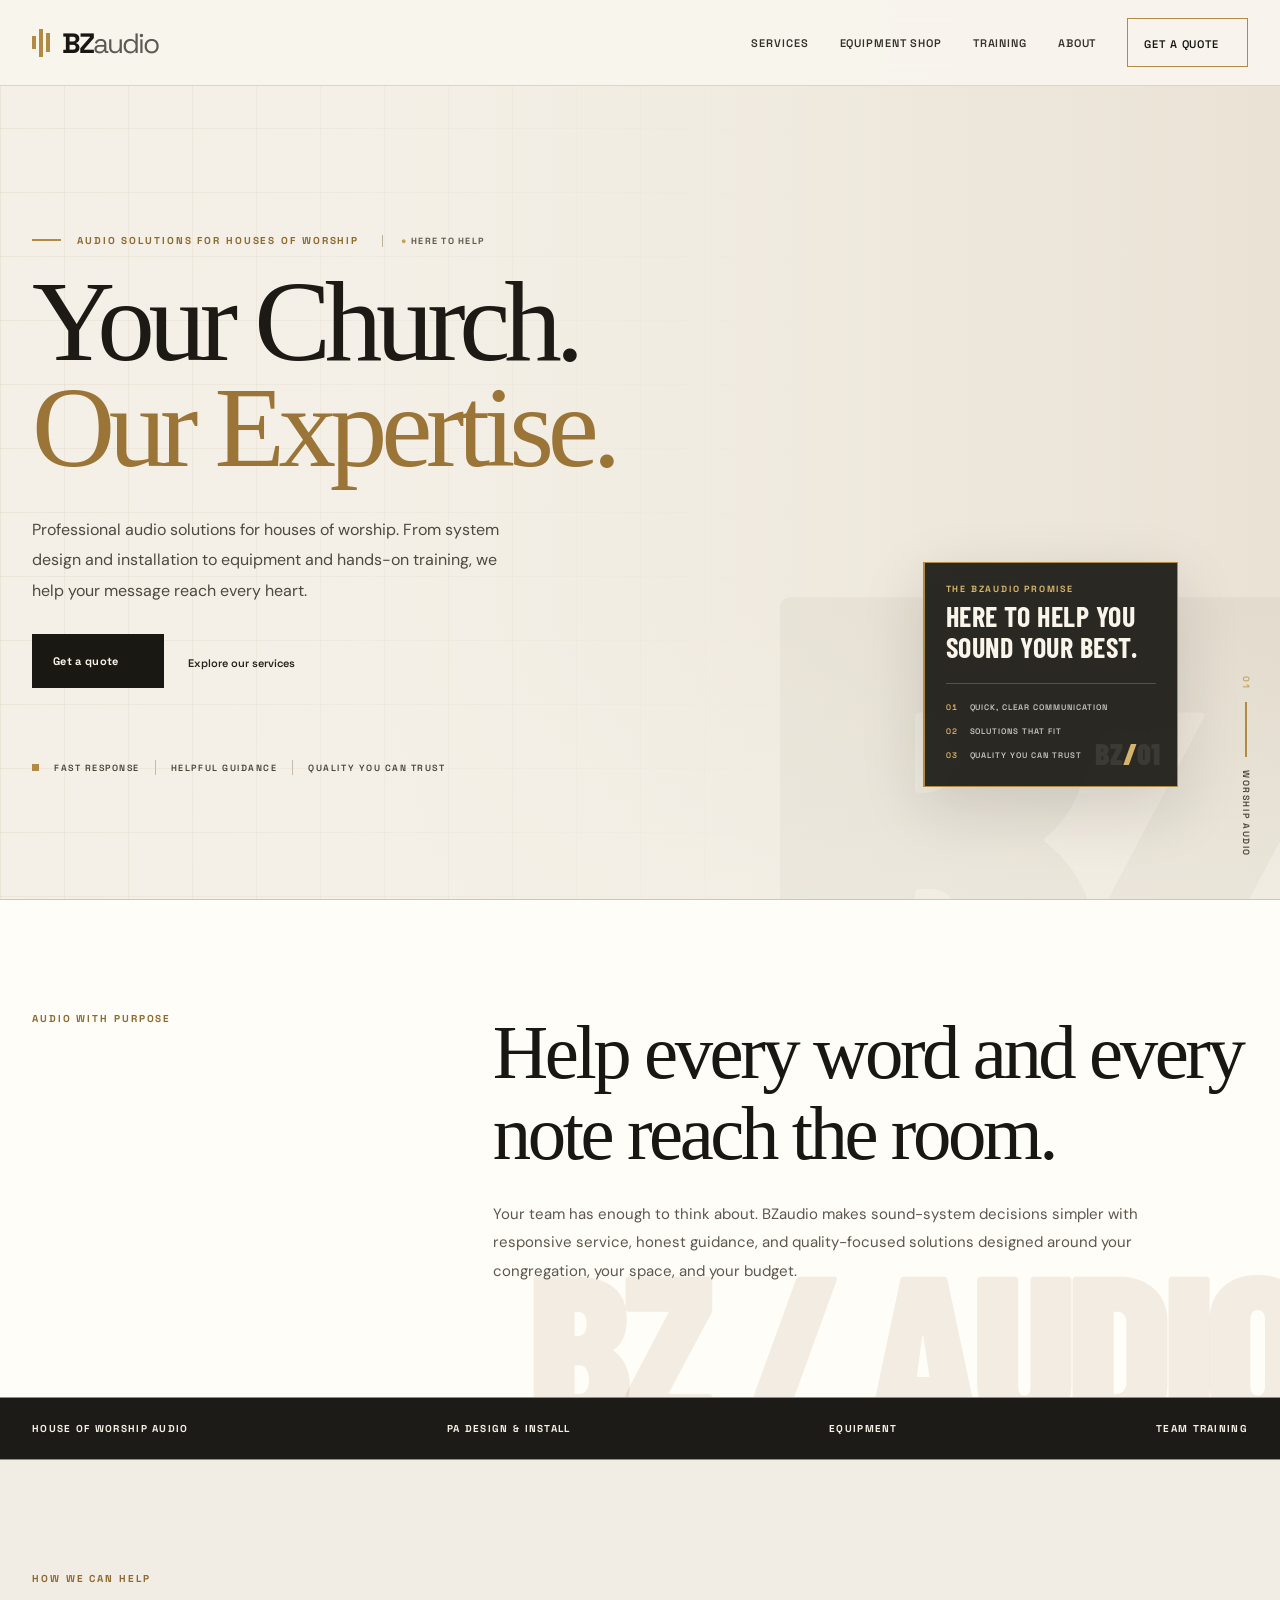
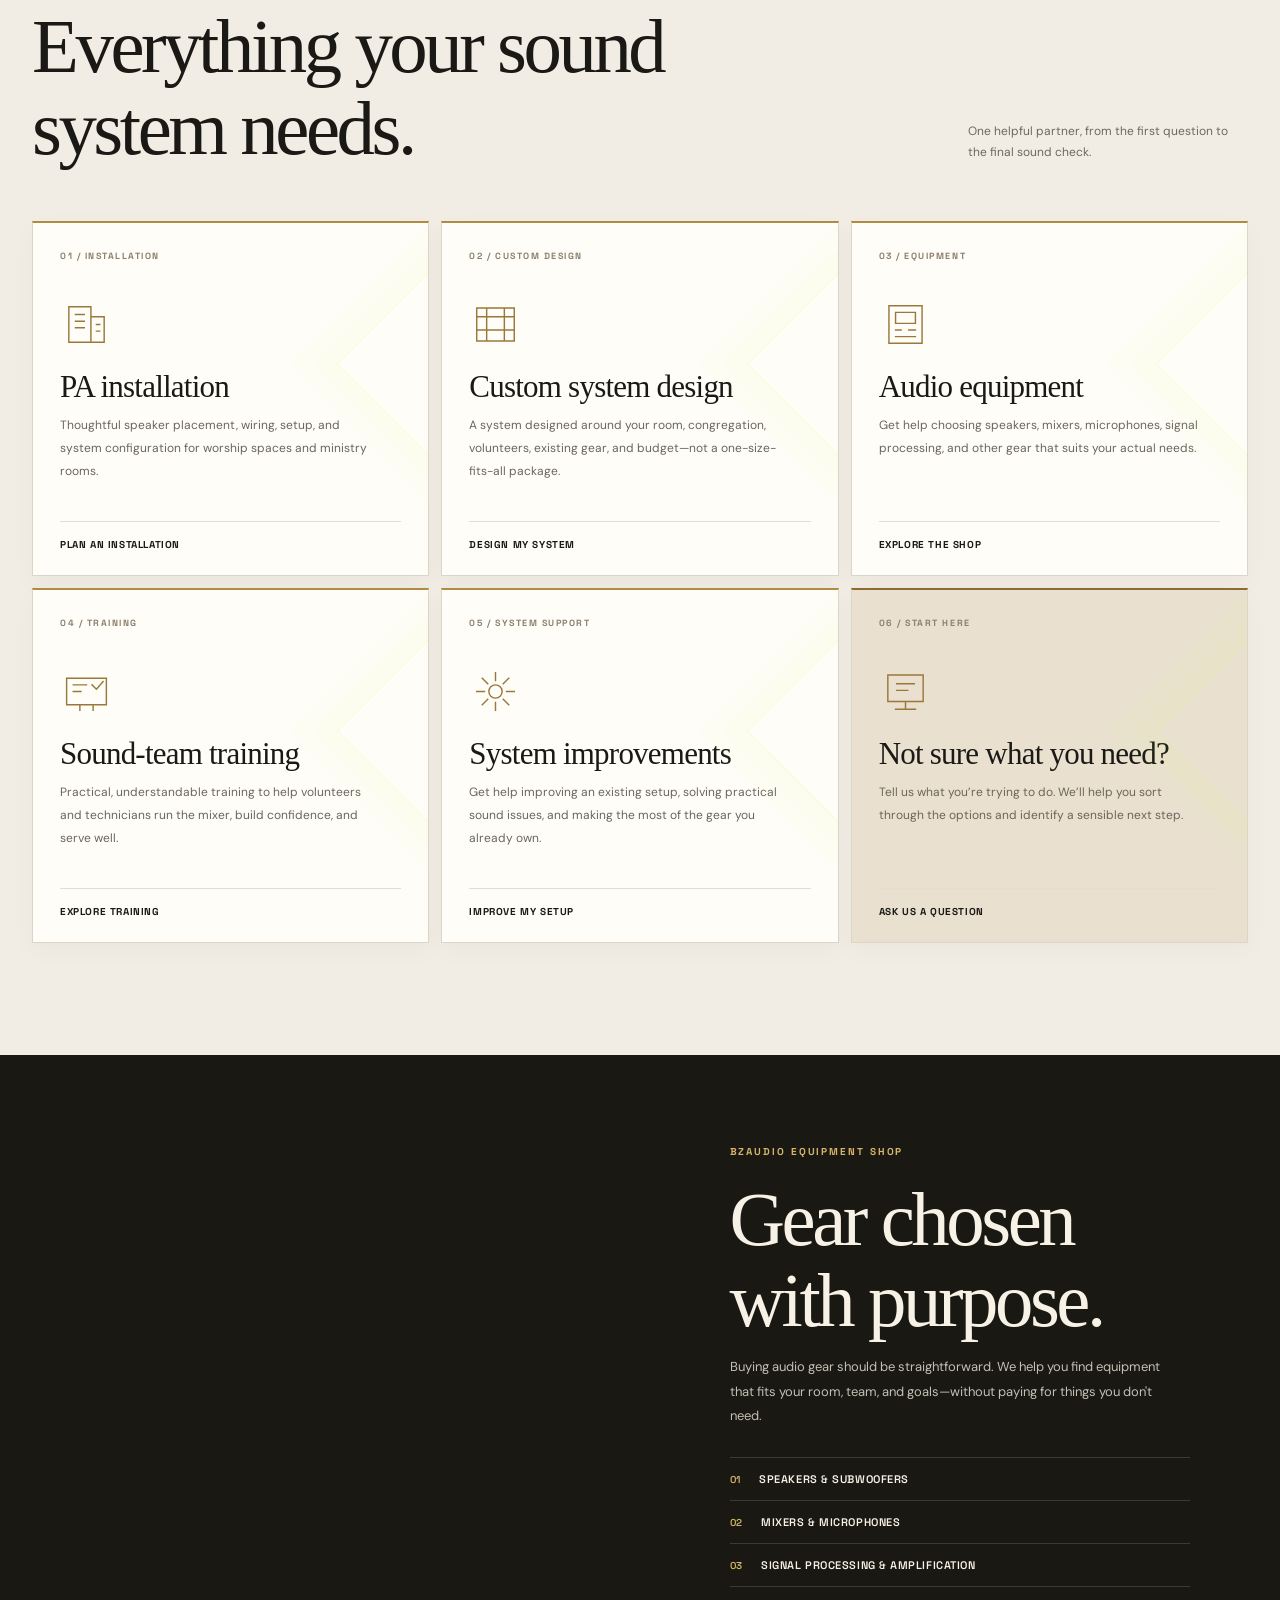
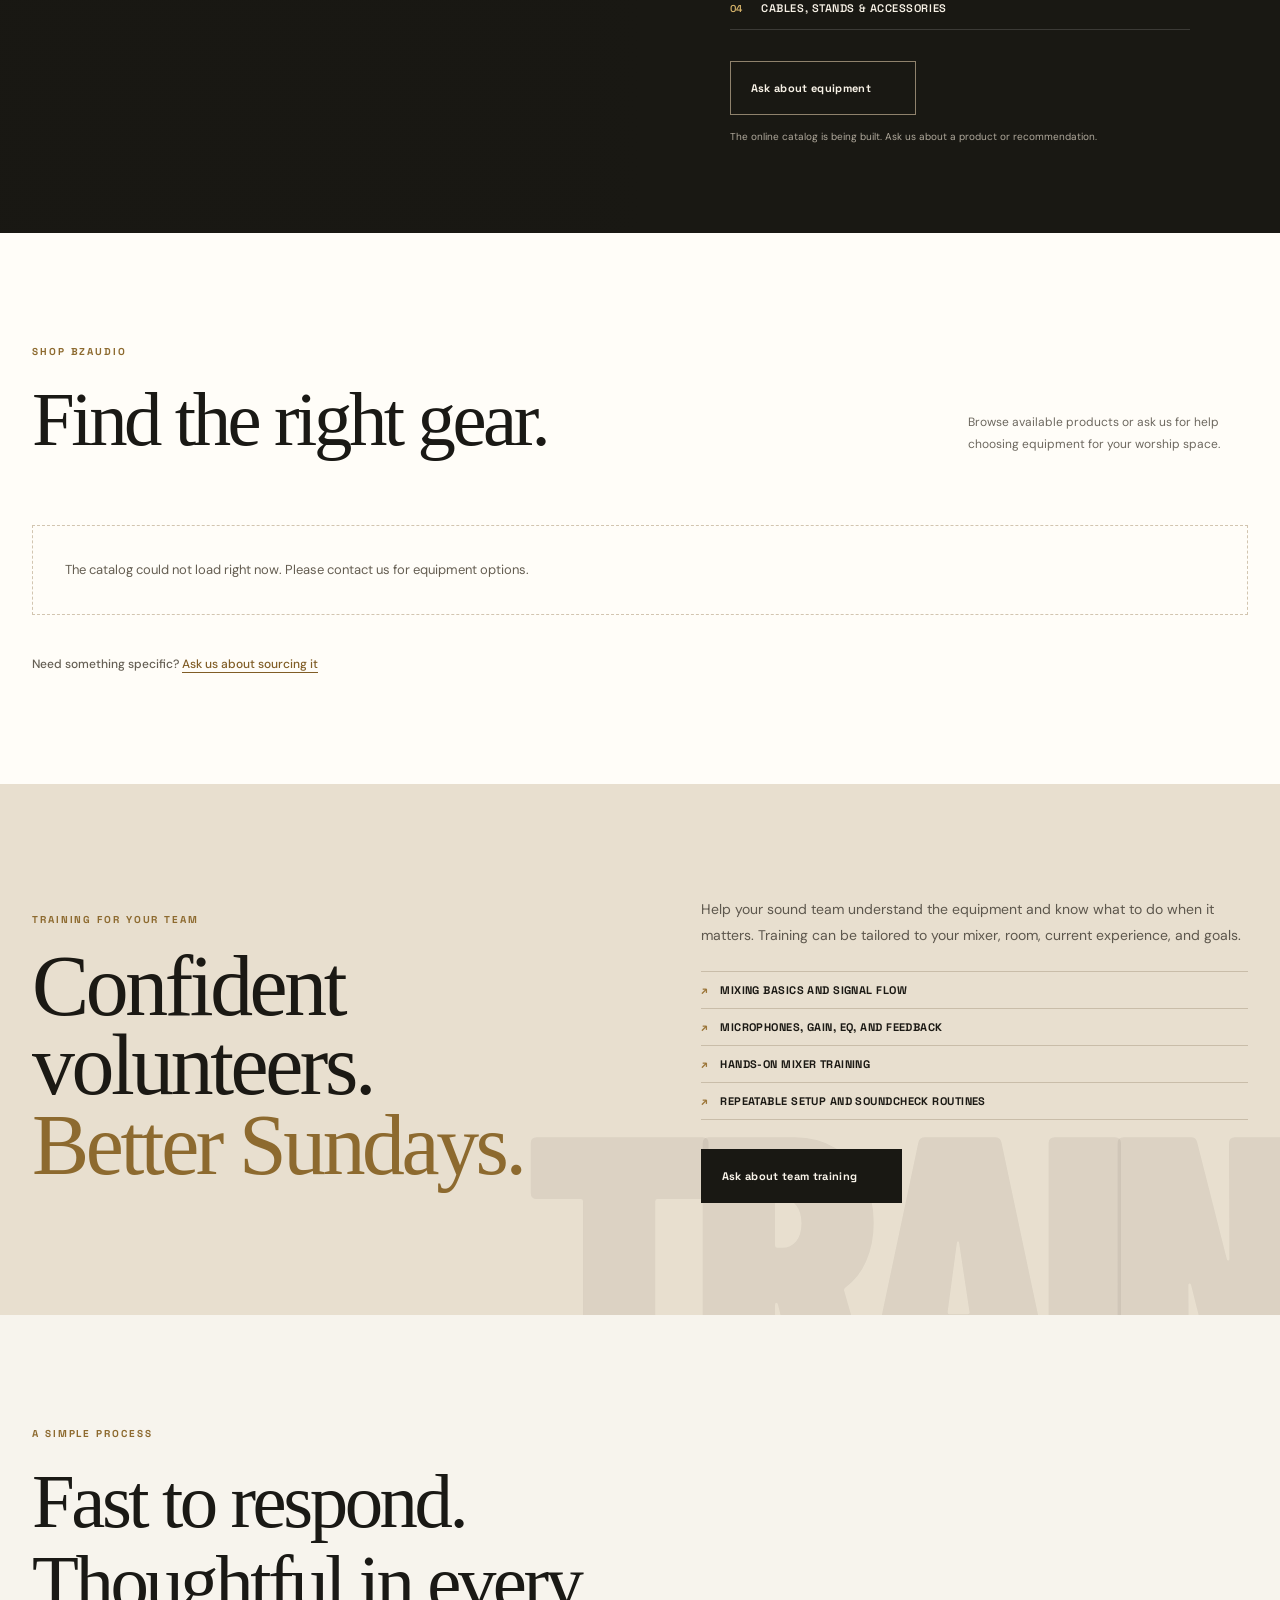
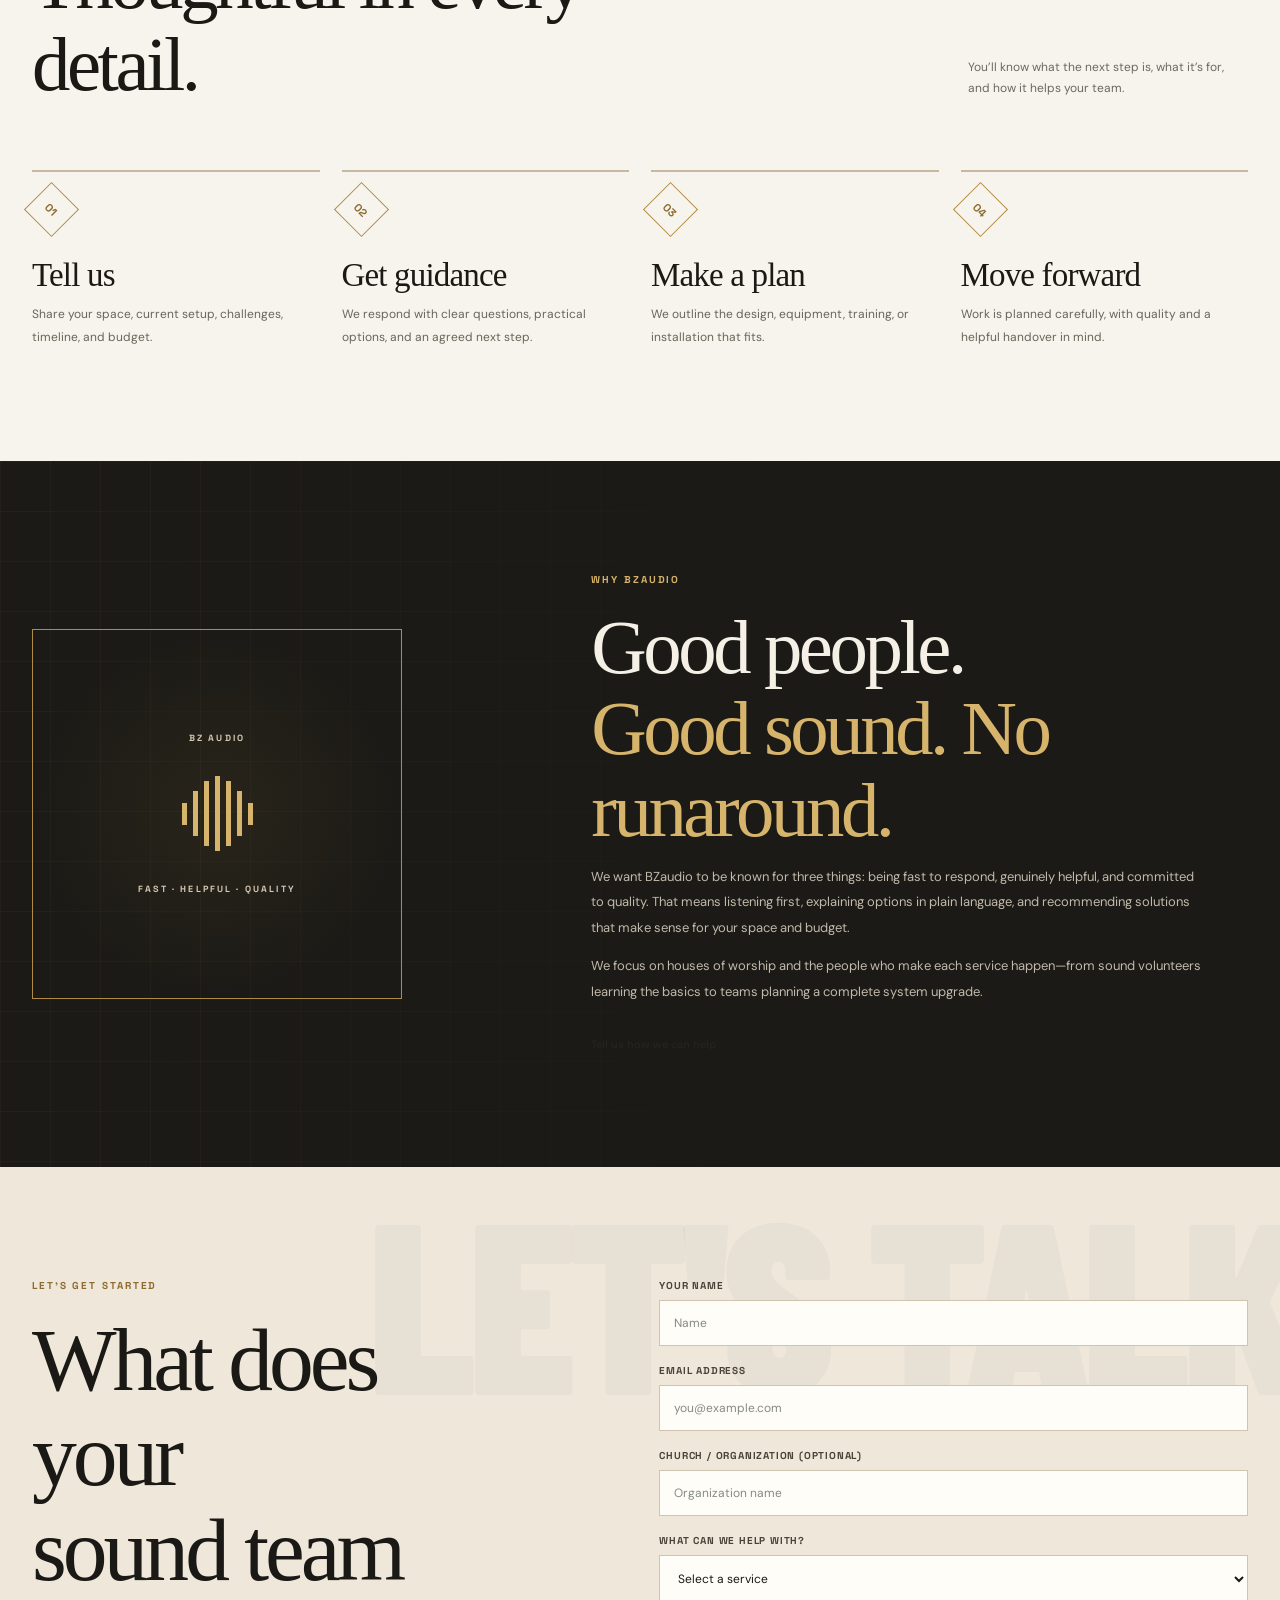
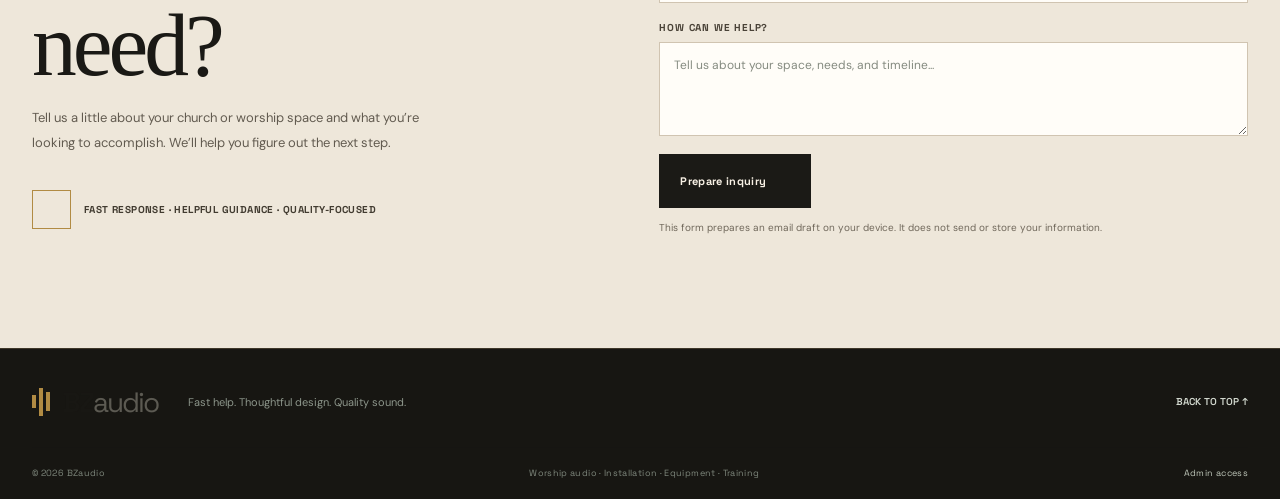
<file: index.html>
<!doctype html>
<html lang="en">
<head>
  <meta charset="utf-8">
  <meta name="viewport" content="width=device-width, initial-scale=1">
  <meta name="theme-color" content="#f4f0e7">
  <meta name="description" content="Fast, helpful, quality-focused audio systems for houses of worship. BZaudio provides PA design, installation, equipment, custom system designs, and sound-team training.">
  <meta property="og:title" content="BZaudio | Sound That Serves Your Mission">
  <meta property="og:description" content="PA systems, installation, equipment, custom designs, and audio training for houses of worship.">
  <meta property="og:type" content="website">
  <link rel="icon" href="favicon.svg" type="image/svg+xml">
  <title>BZaudio | Sound That Serves Your Mission</title>
  <link rel="preconnect" href="https://fonts.googleapis.com">
  <link rel="preconnect" href="https://fonts.gstatic.com" crossorigin>
  <link href="https://fonts.googleapis.com/css2?family=Barlow+Condensed:wght@500;600;700;800;900&family=DM+Sans:wght@400;500;600;700&family=Space+Grotesk:wght@400;500;600;700&display=swap" rel="stylesheet">
  <link rel="stylesheet" href="styles.css?v=20261015e">
  <script src="app.js" defer></script>
</head>
<body>
  <a class="skip-link" href="#main">Skip to content</a>
  <header class="site-header">
    <div class="container nav-wrap">
      <a class="brand" href="#top" aria-label="BZaudio home"><span class="brand-mark" aria-hidden="true"><span></span><span></span><span></span></span><span class="brand-word">BZ<span>audio</span></span></a>
      <button class="menu-toggle" aria-label="Open navigation" aria-expanded="false" aria-controls="primary-nav"><span></span><span></span></button>
      <nav class="nav-links" id="primary-nav" aria-label="Main navigation">
        <a href="#services">Services</a><a href="#catalog">Equipment shop</a><a href="#training">Training</a><a href="#about">About</a><a class="nav-cta" href="#contact">Get a quote <span aria-hidden="true"></span></a>
      </nav>
    </div>
  </header>
  <main id="main">
    <section class="hero" id="top">
      <div class="hero-image" role="img" aria-label="Professional audio equipment in a live sound environment"></div><div class="hero-shade"></div>
      <div class="container hero-content">
        <p class="eyebrow"><span class="eyebrow-line"></span> AUDIO SOLUTIONS FOR HOUSES OF WORSHIP <span class="hero-live">● HERE TO HELP</span></p>
        <h1>Your Church.<br><span>Our Expertise.</span></h1>
        <p class="hero-copy">Professional audio solutions for houses of worship. From system design and installation to equipment and hands-on training, we help your message reach every heart.</p>
        <div class="hero-actions"><a class="button button-primary" href="#contact">Get a quote <span aria-hidden="true"></span></a><a class="text-link" href="#services">Explore our services <span aria-hidden="true"></span></a></div>
        <div class="hero-proof"><span class="proof-dot"></span><span>Fast response</span><i></i><span>Helpful guidance</span><i></i><span>Quality you can trust</span></div>
      </div>
      <aside class="hero-spec" aria-label="Our promise"><span class="spec-kicker">THE BZAUDIO PROMISE</span><strong>Here to help you sound your best.</strong><span class="spec-line"></span><div><span>01</span> QUICK, CLEAR COMMUNICATION</div><div><span>02</span> SOLUTIONS THAT FIT</div><div><span>03</span> QUALITY YOU CAN TRUST</div><span class="spec-mark" aria-hidden="true">BZ<span>/</span>01</span></aside>
      <div class="hero-index" aria-hidden="true"><span>01</span><span class="index-rule"></span><span>WORSHIP AUDIO</span></div>
    </section>
    <section class="intro section-pad"><div class="container intro-grid"><p class="eyebrow section-label">Audio with purpose</p><div><h2>Help every word and every note reach the room.</h2><p class="intro-copy">Your team has enough to think about. BZaudio makes sound-system decisions simpler with responsive service, honest guidance, and quality-focused solutions designed around your congregation, your space, and your budget.</p></div></div></section>
    <div class="signal-strip" aria-label="BZaudio offerings"><div class="container signal-track"><span>HOUSE OF WORSHIP AUDIO</span><i></i><span>PA DESIGN &amp; INSTALL</span><i></i><span>EQUIPMENT</span><i></i><span>TEAM TRAINING</span></div></div>
    <section class="services section-pad" id="services"><div class="container">
      <div class="section-heading"><div><p class="eyebrow">How we can help</p><h2>Everything your sound system needs.</h2></div><p class="heading-note">One helpful partner, from the first question to the final sound check.</p></div>
      <div class="service-grid">
        <article class="service-card"><div class="service-number">01 / INSTALLATION</div><div class="service-icon"><svg viewBox="0 0 48 48" aria-hidden="true"><path d="M8 40V8h20v32H8ZM28 17h12v23H28 M14 15h8 M14 21h8 M14 27h8 M33 24h3 M33 30h3"/></svg></div><h3>PA installation</h3><p>Thoughtful speaker placement, wiring, setup, and system configuration for worship spaces and ministry rooms.</p><a href="#contact" class="card-link">Plan an installation <span></span></a></article>
        <article class="service-card"><div class="service-number">02 / CUSTOM DESIGN</div><div class="service-icon"><svg viewBox="0 0 48 48" aria-hidden="true"><path d="M7 39V9h34v30H7Z M7 17h34 M16 9v30 M32 9v30 M7 29h34"/></svg></div><h3>Custom system design</h3><p>A system designed around your room, congregation, volunteers, existing gear, and budget—not a one-size-fits-all package.</p><a href="#contact" class="card-link">Design my system <span></span></a></article>
        <article class="service-card"><div class="service-number">03 / EQUIPMENT</div><div class="service-icon"><svg viewBox="0 0 48 48" aria-hidden="true"><path d="M9 7h30v34H9z M15 13h18v10H15z M15 29h5 M27 29h6 M15 35h18"/></svg></div><h3>Audio equipment</h3><p>Get help choosing speakers, mixers, microphones, signal processing, and other gear that suits your actual needs.</p><a href="#catalog" class="card-link">Explore the shop <span></span></a></article>
        <article class="service-card"><div class="service-number">04 / TRAINING</div><div class="service-icon"><svg viewBox="0 0 48 48" aria-hidden="true"><path d="M6 12h36v24H6z M12 18h12 M12 24h7 M29 18l4 4 6-7 M18 36v5 M30 36v5"/></svg></div><h3>Sound-team training</h3><p>Practical, understandable training to help volunteers and technicians run the mixer, build confidence, and serve well.</p><a href="#training" class="card-link">Explore training <span></span></a></article>
        <article class="service-card"><div class="service-number">05 / SYSTEM SUPPORT</div><div class="service-icon"><svg viewBox="0 0 48 48" aria-hidden="true"><path d="M24 7v7 M24 34v7 M7 24h7 M34 24h7 M12 12l5 5 M31 31l5 5 M36 12l-5 5 M17 31l-5 5 M18 24a6 6 0 1 0 12 0 6 6 0 0 0-12 0Z"/></svg></div><h3>System improvements</h3><p>Get help improving an existing setup, solving practical sound issues, and making the most of the gear you already own.</p><a href="#contact" class="card-link">Improve my setup <span></span></a></article>
        <article class="service-card service-card-highlight"><div class="service-number">06 / START HERE</div><div class="service-icon"><svg viewBox="0 0 48 48" aria-hidden="true"><path d="M8 9h32v24H8z M15 40h18 M24 33v7 M16 17h16 M16 23h10"/></svg></div><h3>Not sure what you need?</h3><p>Tell us what you’re trying to do. We’ll help you sort through the options and identify a sensible next step.</p><a href="#contact" class="card-link">Ask us a question <span></span></a></article>
      </div>
    </div></section>
    <section class="feature" id="shop"><div class="feature-photo" role="img" aria-label="Live sound equipment used for events and worship"></div><div class="feature-content"><p class="eyebrow">BZaudio equipment shop</p><h2>Gear chosen<br>with purpose.</h2><p>Buying audio gear should be straightforward. We help you find equipment that fits your room, team, and goals—without paying for things you don't need.</p><ul class="feature-list"><li><span>01</span> Speakers &amp; subwoofers</li><li><span>02</span> Mixers &amp; microphones</li><li><span>03</span> Signal processing &amp; amplification</li><li><span>04</span> Cables, stands &amp; accessories</li></ul><a class="button button-outline" href="#contact">Ask about equipment <span aria-hidden="true"></span></a><p class="small-note">The online catalog is being built. Ask us about a product or recommendation.</p></div></section>
    <section class="catalog-section section-pad" id="catalog"><div class="container"><div class="section-heading"><div><p class="eyebrow">Shop BZaudio</p><h2>Find the right gear.</h2></div><p class="heading-note">Browse available products or ask us for help choosing equipment for your worship space.</p></div><div class="catalog-grid" id="product-grid" aria-live="polite"><p class="catalog-empty">Our product catalog is being prepared. Contact us for current equipment options and recommendations.</p></div><p class="catalog-footnote">Need something specific? <a href="#contact">Ask us about sourcing it </a></p></div></section>
    <section class="training-band section-pad" id="training"><div class="container training-grid"><div><p class="eyebrow">Training for your team</p><h2>Confident volunteers.<br><span>Better Sundays.</span></h2></div><div><p>Help your sound team understand the equipment and know what to do when it matters. Training can be tailored to your mixer, room, current experience, and goals.</p><ul class="training-points"><li>Mixing basics and signal flow</li><li>Microphones, gain, EQ, and feedback</li><li>Hands-on mixer training</li><li>Repeatable setup and soundcheck routines</li></ul><a class="button button-primary" href="#contact">Ask about team training <span aria-hidden="true"></span></a></div></div></section>
    <section class="approach section-pad" id="process"><div class="container"><div class="section-heading"><div><p class="eyebrow">A simple process</p><h2>Fast to respond. Thoughtful in every detail.</h2></div><p class="heading-note">You’ll know what the next step is, what it’s for, and how it helps your team.</p></div><div class="process-grid"><article><span>01</span><h3>Tell us</h3><p>Share your space, current setup, challenges, timeline, and budget.</p></article><article><span>02</span><h3>Get guidance</h3><p>We respond with clear questions, practical options, and an agreed next step.</p></article><article><span>03</span><h3>Make a plan</h3><p>We outline the design, equipment, training, or installation that fits.</p></article><article><span>04</span><h3>Move forward</h3><p>Work is planned carefully, with quality and a helpful handover in mind.</p></article></div></div></section>
    <section class="about section-pad" id="about"><div class="container about-grid"><div class="about-stamp"><span class="stamp-top">BZ AUDIO</span><div class="stamp-wave"><span></span><span></span><span></span><span></span><span></span><span></span><span></span></div><span class="stamp-bottom">FAST · HELPFUL · QUALITY</span></div><div class="about-copy"><p class="eyebrow">Why BZaudio</p><h2>Good people.<br><span>Good sound. No runaround.</span></h2><p>We want BZaudio to be known for three things: being fast to respond, genuinely helpful, and committed to quality. That means listening first, explaining options in plain language, and recommending solutions that make sense for your space and budget.</p><p>We focus on houses of worship and the people who make each service happen—from sound volunteers learning the basics to teams planning a complete system upgrade.</p><a class="text-link" href="#contact">Tell us how we can help <span aria-hidden="true"></span></a></div></div></section>
    <section class="contact section-pad" id="contact"><div class="container contact-grid"><div class="contact-heading"><p class="eyebrow">Let's get started</p><h2>What does your<br>sound team need?</h2><p>Tell us a little about your church or worship space and what you’re looking to accomplish. We’ll help you figure out the next step.</p><div class="contact-note"><span class="contact-note-icon"></span><span>Fast response · Helpful guidance · Quality-focused</span></div></div><form class="contact-form" id="contact-form"><div class="form-row"><label for="name">Your name</label><input id="name" name="name" autocomplete="name" required placeholder="Name"></div><div class="form-row"><label for="email">Email address</label><input id="email" name="email" type="email" autocomplete="email" required placeholder="you@example.com"></div><div class="form-row"><label for="organization">Church / organization (optional)</label><input id="organization" name="organization" autocomplete="organization" placeholder="Organization name"></div><div class="form-row"><label for="interest">What can we help with?</label><select id="interest" name="interest" required><option value="" disabled selected>Select a service</option><option>PA installation</option><option>Custom system design</option><option>Audio equipment</option><option>Sound-team training</option><option>System improvements / troubleshooting</option><option>Other question</option></select></div><div class="form-row"><label for="message">How can we help?</label><textarea id="message" name="message" rows="4" required placeholder="Tell us about your space, needs, and timeline..."></textarea></div><button class="button button-primary submit-button" type="submit">Prepare inquiry <span aria-hidden="true"></span></button><p class="form-status" id="form-status" role="status">This form prepares an email draft on your device. It does not send or store your information.</p></form></div></section>
  </main>
  <footer class="site-footer"><div class="container footer-main"><a class="brand footer-brand" href="#top"><span class="brand-mark" aria-hidden="true"><span></span><span></span><span></span></span><span class="brand-word">BZ<span>audio</span></span></a><p>Fast help. Thoughtful design. Quality sound.</p><a href="#top" class="back-top">Back to top ↑</a></div><div class="container footer-bottom"><span>© <span id="year"></span> BZaudio</span><span>Worship audio · Installation · Equipment · Training</span><a href="admin/">Admin access </a></div></footer>
</body>
</html>
</file>
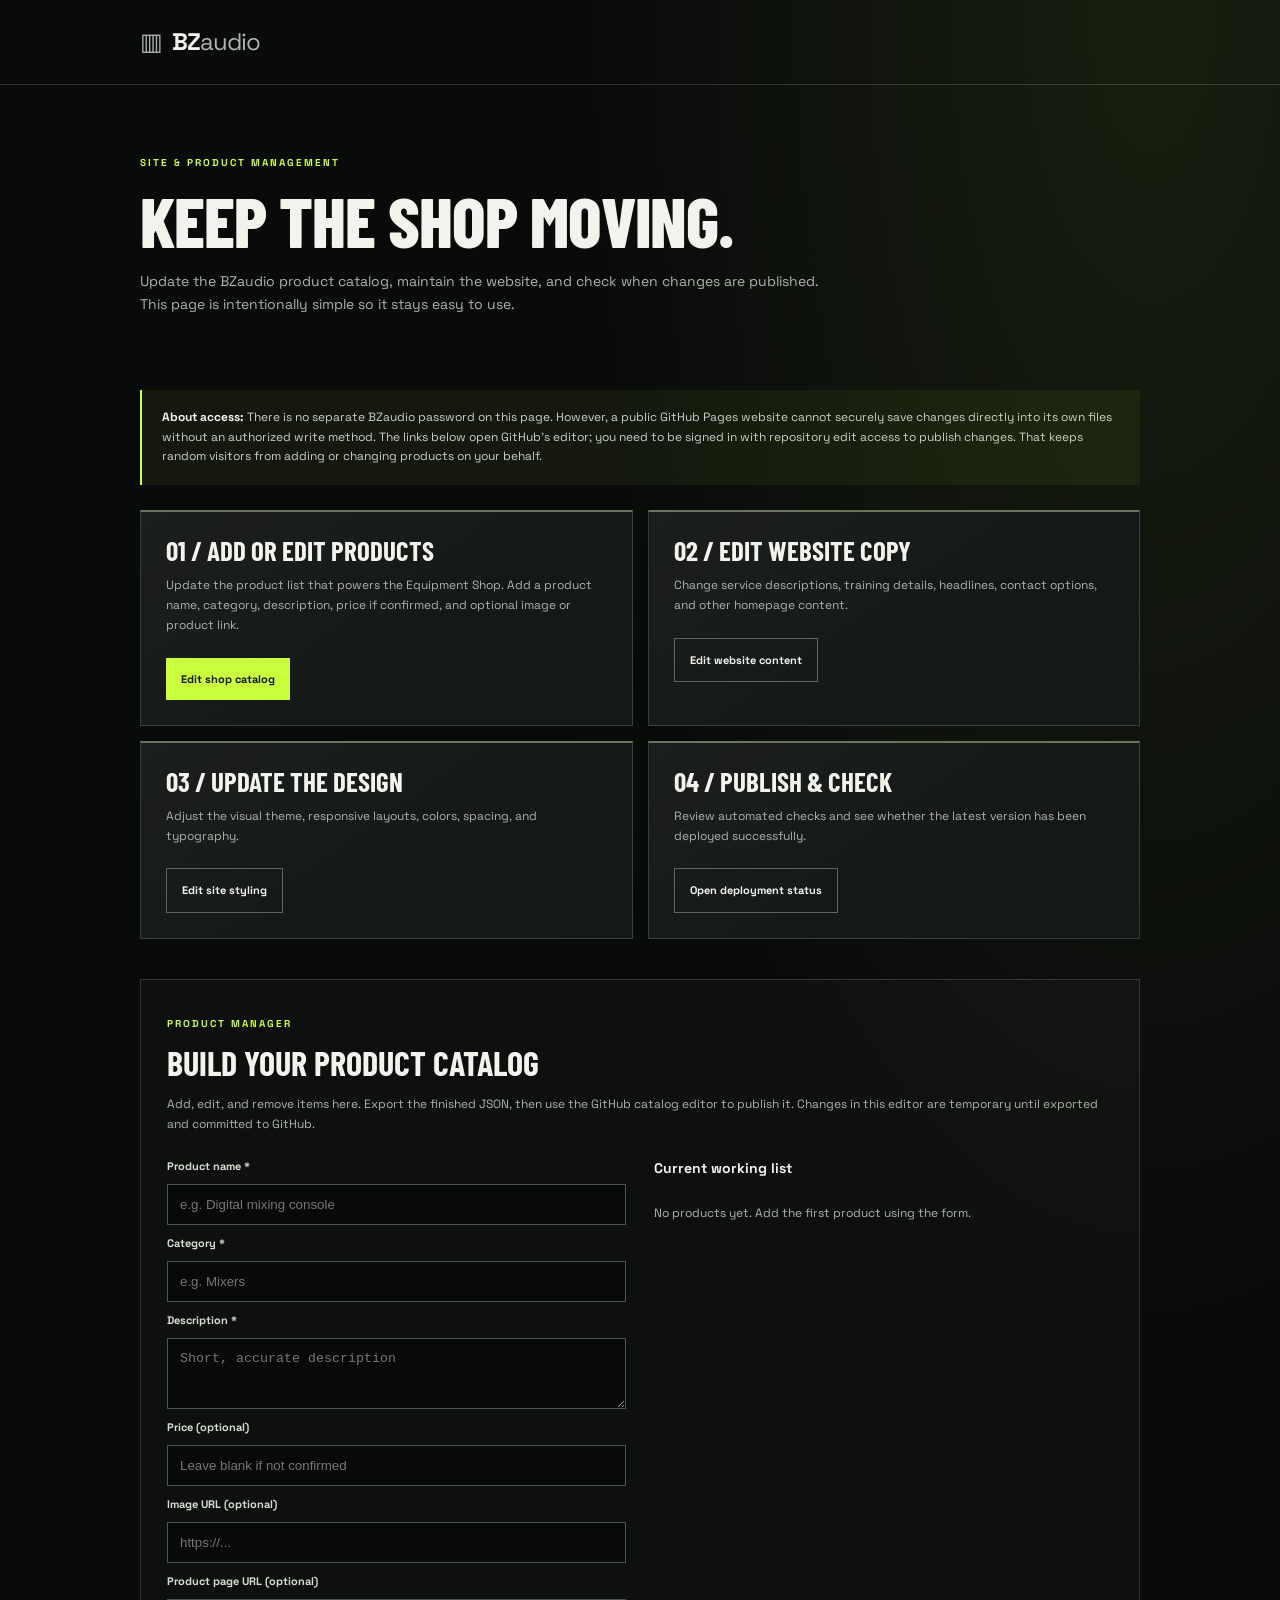
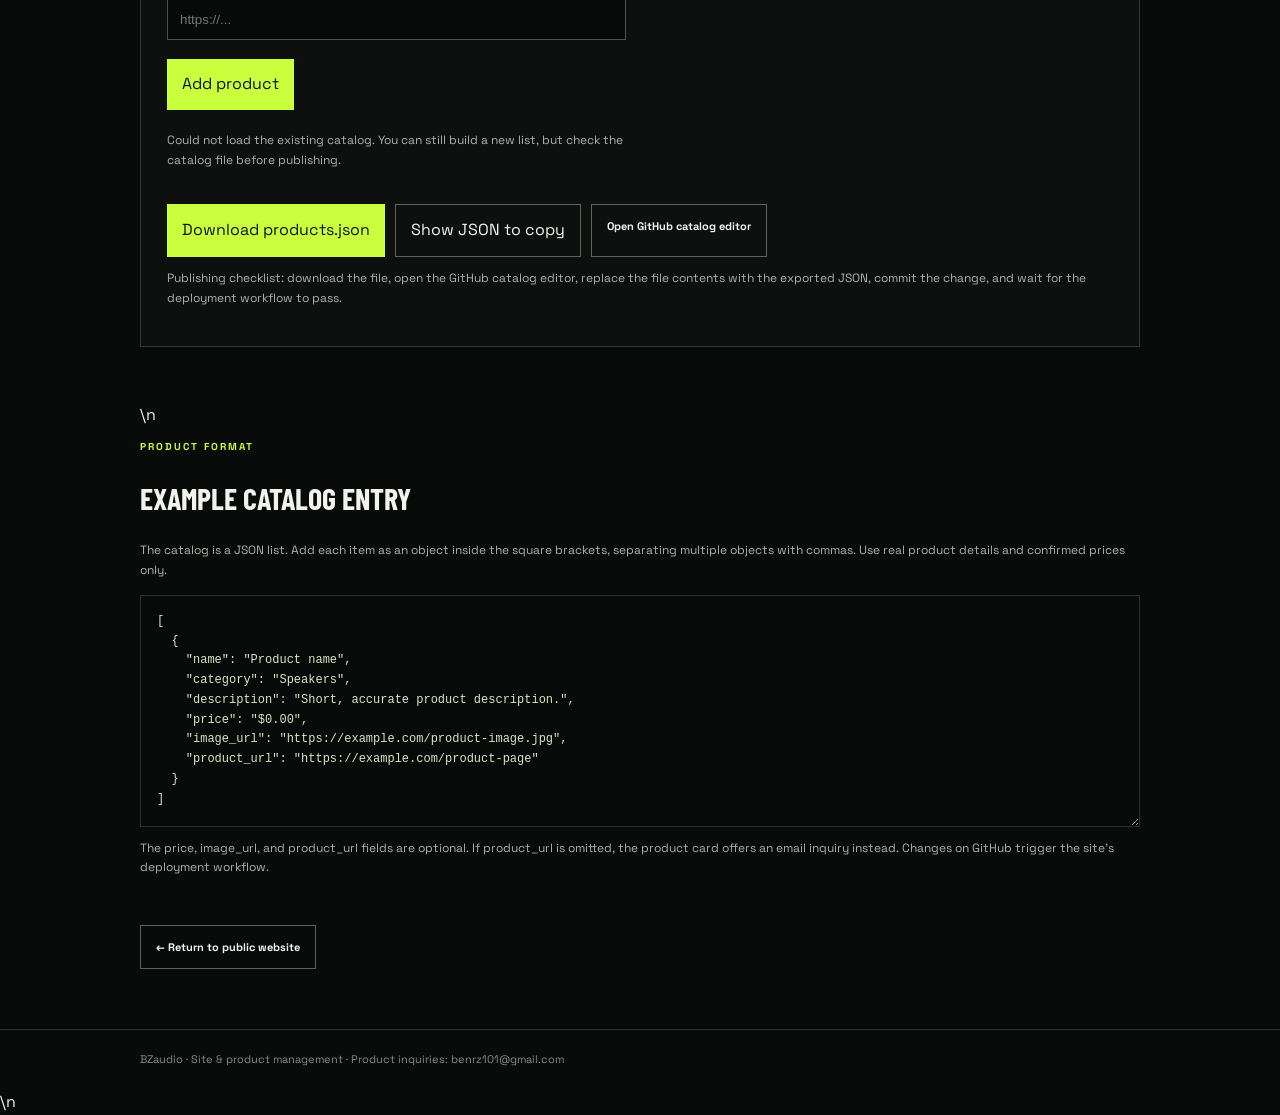
<file: admin/index.html>
<!doctype html>
<html lang="en">
<head>
<meta charset="utf-8">
<meta name="viewport" content="width=device-width, initial-scale=1">
<meta name="theme-color" content="#090b0b">
<meta name="description" content="Manage BZaudio's website and product catalog.">
<title>BZaudio | Shop & Site Manager</title>
<link rel="icon" href="../favicon.svg" type="image/svg+xml">
<link rel="preconnect" href="https://fonts.googleapis.com">
<link rel="preconnect" href="https://fonts.gstatic.com" crossorigin>
<link href="https://fonts.googleapis.com/css2?family=Barlow+Condensed:wght@500;600;700;800;900&family=Space+Grotesk:wght@400;500;600;700&display=swap" rel="stylesheet">
<style>
:root{color-scheme:dark;--bg:#090b0b;--panel:#141817;--ink:#f2f3ec;--muted:#adb3a9;--line:rgba(255,255,255,.15);--accent:#c9ff3d;font-family:"Space Grotesk",sans-serif}*{box-sizing:border-box}body{margin:0;background:radial-gradient(ellipse at 90% 0%,rgba(201,255,61,.08),transparent 35%),var(--bg);color:var(--ink);line-height:1.65}.wrap{width:min(1000px,calc(100% - 40px));margin:0 auto}.top{border-bottom:1px solid var(--line);padding:22px 0}.brand{font-size:24px;font-weight:800;letter-spacing:-1px;color:inherit;text-decoration:none}.brand span{font-weight:400;color:#aeb4ad}.mark{color:var(--accent);margin-right:10px}.hero{padding:70px 0 35px}.eyebrow{text-transform:uppercase;letter-spacing:2px;color:var(--accent);font-size:10px;font-weight:700}.hero h1{font:800 clamp(42px,7vw,70px)/.98 "Barlow Condensed",sans-serif;text-transform:uppercase;margin:15px 0;letter-spacing:-1px}.hero p{color:var(--muted);max-width:680px;font-size:14px}.grid{display:grid;grid-template-columns:repeat(2,minmax(0,1fr));gap:15px;margin:25px 0 40px}.card{background:linear-gradient(145deg,rgba(255,255,255,.03),transparent 60%),var(--panel);border:1px solid var(--line);border-top:2px solid #68745b;padding:25px;min-height:190px}.card h2{font:700 27px/1 "Barlow Condensed",sans-serif;text-transform:uppercase;margin:0 0 12px}.card p{font-size:12px;color:var(--muted);margin:0 0 22px}.button{display:inline-block;background:var(--accent);color:#11150b;text-decoration:none;font-weight:700;font-size:11px;padding:12px 15px}.button.secondary{background:transparent;color:var(--ink);border:1px solid #5c6657}.notice{border-left:2px solid var(--accent);background:rgba(201,255,61,.055);padding:18px 20px;color:#cbd0c5;font-size:12px;margin:25px 0}.notice strong{color:var(--ink)}.schema{background:#080a09;border:1px solid var(--line);padding:16px;overflow:auto;color:#d9e6c2;font-size:12px;white-space:pre-wrap}.muted{color:var(--muted);font-size:12px}footer{border-top:1px solid var(--line);padding:20px 0;color:#858d81;font-size:11px}a:focus-visible{outline:2px solid var(--accent);outline-offset:4px}@media(max-width:620px){.grid{grid-template-columns:1fr}.hero{padding-top:48px}.card{min-height:0}}

.manager{margin:35px 0 55px;padding:26px;border:1px solid var(--line);background:rgba(255,255,255,.02)}.editor{display:grid;grid-template-columns:1fr 1fr;gap:28px;margin-top:22px}.editor form{display:grid;align-content:start;gap:9px}.editor label{font-size:11px;font-weight:700;color:#d7ddcf}.editor input,.editor textarea{width:100%;min-width:0;background:#080a09;color:var(--ink);border:1px solid #4c5548;padding:12px;font:12px inherit;border-radius:0}.editor input:focus,.editor textarea:focus{outline:2px solid var(--accent);outline-offset:1px}.actions{display:flex;gap:10px;flex-wrap:wrap;margin-top:10px}.actions button{cursor:pointer;font:inherit;border:0}.actions .secondary{border:1px solid #5c6657}.list-panel h3{margin:0 0 12px;font-size:14px}.product-list{display:grid;gap:10px}.product-row{padding:14px;border:1px solid var(--line);background:#0b0e0c}.product-row strong{display:block;overflow-wrap:anywhere}.product-row p{font-size:12px;color:var(--muted);margin:5px 0}.product-row .actions{margin-top:9px}.product-row .button{padding:8px 10px}.export-actions{margin-top:22px}.schema{display:block;width:100%;margin-top:14px;min-height:160px;resize:vertical}.manager [hidden]{display:none!important}@media(max-width:700px){.editor{grid-template-columns:1fr}.manager{padding:18px}.actions .button{max-width:100%}}
</style>
</head>
<body>
<header class="top"><div class="wrap"><a class="brand" href="../"><span class="mark">▥</span>BZ<span>audio</span></a></div></header>
<main class="wrap">
<section class="hero"><div class="eyebrow">Site &amp; product management</div><h1>Keep the shop moving.</h1><p>Update the BZaudio product catalog, maintain the website, and check when changes are published. This page is intentionally simple so it stays easy to use.</p></section>
<div class="notice"><strong>About access:</strong> There is no separate BZaudio password on this page. However, a public GitHub Pages website cannot securely save changes directly into its own files without an authorized write method. The links below open GitHub’s editor; you need to be signed in with repository edit access to publish changes. That keeps random visitors from adding or changing products on your behalf.</div>
<section class="grid" aria-label="Management actions">
<article class="card"><h2>01 / Add or edit products</h2><p>Update the product list that powers the Equipment Shop. Add a product name, category, description, price if confirmed, and optional image or product link.</p><a class="button" href="https://github.com/frvp6b8s5m-cloud/BZaudio/edit/main/products.json">Edit shop catalog</a></article>
<article class="card"><h2>02 / Edit website copy</h2><p>Change service descriptions, training details, headlines, contact options, and other homepage content.</p><a class="button secondary" href="https://github.com/frvp6b8s5m-cloud/BZaudio/edit/main/index.html">Edit website content</a></article>
<article class="card"><h2>03 / Update the design</h2><p>Adjust the visual theme, responsive layouts, colors, spacing, and typography.</p><a class="button secondary" href="https://github.com/frvp6b8s5m-cloud/BZaudio/edit/main/styles.css">Edit site styling</a></article>
<article class="card"><h2>04 / Publish &amp; check</h2><p>Review automated checks and see whether the latest version has been deployed successfully.</p><a class="button secondary" href="https://github.com/frvp6b8s5m-cloud/BZaudio/actions">Open deployment status</a></article>
</section>

<section class="manager">
<p class="eyebrow">Product manager</p><h2 style="font:700 34px 'Barlow Condensed',sans-serif;text-transform:uppercase;margin:8px 0">Build your product catalog</h2>
<p class="muted">Add, edit, and remove items here. Export the finished JSON, then use the GitHub catalog editor to publish it. Changes in this editor are temporary until exported and committed to GitHub.</p>
<div class="editor">
<form id="product-form">
<input type="hidden" id="edit-index" value="-1">
<label for="p-name">Product name *</label><input id="p-name" required maxlength="120" placeholder="e.g. Digital mixing console">
<label for="p-category">Category *</label><input id="p-category" required maxlength="80" placeholder="e.g. Mixers">
<label for="p-description">Description *</label><textarea id="p-description" required maxlength="500" rows="3" placeholder="Short, accurate description"></textarea>
<label for="p-price">Price (optional)</label><input id="p-price" maxlength="40" placeholder="Leave blank if not confirmed">
<label for="p-image">Image URL (optional)</label><input id="p-image" type="url" placeholder="https://...">
<label for="p-url">Product page URL (optional)</label><input id="p-url" type="url" placeholder="https://...">
<div class="actions"><button class="button" type="submit" id="save-product">Add product</button><button class="button secondary" type="button" id="cancel-edit" hidden>Cancel edit</button></div>
<p id="manager-status" class="muted" role="status" aria-live="polite">Loading the current catalog…</p>
</form>
<div class="list-panel"><h3>Current working list</h3><div id="product-list" class="product-list"><p class="muted">Loading…</p></div></div>
</div>
<div class="actions export-actions"><button class="button" type="button" id="export-json">Download products.json</button><button class="button secondary" type="button" id="show-json">Show JSON to copy</button><a class="button secondary" href="https://github.com/frvp6b8s5m-cloud/BZaudio/edit/main/products.json" target="_blank" rel="noopener noreferrer">Open GitHub catalog editor</a></div>
<textarea id="json-output" class="schema" rows="10" aria-label="Exported product JSON" hidden spellcheck="false"></textarea>
<p class="muted">Publishing checklist: download the file, open the GitHub catalog editor, replace the file contents with the exported JSON, commit the change, and wait for the deployment workflow to pass.</p>
</section>
\n<section><p class="eyebrow">Product format</p><h2 style="font:700 30px 'Barlow Condensed',sans-serif;text-transform:uppercase">Example catalog entry</h2><p class="muted">The catalog is a JSON list. Add each item as an object inside the square brackets, separating multiple objects with commas. Use real product details and confirmed prices only.</p><pre class="schema">[
  {
    "name": "Product name",
    "category": "Speakers",
    "description": "Short, accurate product description.",
    "price": "$0.00",
    "image_url": "https://example.com/product-image.jpg",
    "product_url": "https://example.com/product-page"
  }
]</pre><p class="muted">The price, image_url, and product_url fields are optional. If product_url is omitted, the product card offers an email inquiry instead. Changes on GitHub trigger the site's deployment workflow.</p></section>
<div style="padding:35px 0 60px"><a class="button secondary" href="../">← Return to public website</a></div>
</main>
<footer><div class="wrap">BZaudio · Site &amp; product management · Product inquiries: benrz101@gmail.com</div></footer>

<script>
(() => {
 const $ = id => document.getElementById(id);
 const form=$('product-form'), list=$('product-list'), status=$('manager-status'), output=$('json-output');
 let products=[];
 const fields=['name','category','description','price','image_url','product_url'];
 const safe=value=>String(value??'').replace(/[&<>"]/g,ch=>({'&':'&amp;','<':'&lt;','>':'&gt;','"':'&quot;'}[ch]));
 const setStatus=msg=>{status.textContent=msg};
 function render(){
  list.innerHTML=products.length?products.map((p,i)=>'<article class="product-row"><strong>'+safe(p.name)+'</strong><p>'+safe(p.category)+' · '+safe(p.price||'Price not listed')+'</p><p>'+safe(p.description)+'</p><div class="actions"><button class="button secondary" type="button" data-edit="'+i+'">Edit</button><button class="button secondary" type="button" data-remove="'+i+'">Remove</button></div></article>').join(''):'<p class="muted">No products yet. Add the first product using the form.</p>';
 }
 function reset(){form.reset();$('edit-index').value='-1';$('save-product').textContent='Add product';$('cancel-edit').hidden=true}
 form.addEventListener('submit',e=>{
  e.preventDefault();
  const p={name:$('p-name').value.trim(),category:$('p-category').value.trim(),description:$('p-description').value.trim()};
  [['price','p-price'],['image_url','p-image'],['product_url','p-url']].forEach(([key,id])=>{const v=$(id).value.trim();if(v)p[key]=v});
  if(!p.name||!p.category||!p.description){setStatus('Please complete the required fields.');return}
  const index=Number($('edit-index').value);
  if(index>=0&&index<products.length){products[index]=p;setStatus('Product updated in this working list. Export to save it.')}else{products.push(p);setStatus('Product added to this working list. Export to save it.')}
  reset();render();
 });
 list.addEventListener('click',e=>{
  const edit=e.target.closest('[data-edit]'), remove=e.target.closest('[data-remove]');
  if(edit){const i=Number(edit.dataset.edit),p=products[i];if(!p)return;$('edit-index').value=String(i);$('p-name').value=p.name||'';$('p-category').value=p.category||'';$('p-description').value=p.description||'';$('p-price').value=p.price||'';$('p-image').value=p.image_url||'';$('p-url').value=p.product_url||'';$('save-product').textContent='Save changes';$('cancel-edit').hidden=false;form.scrollIntoView({behavior:'smooth',block:'start'});setStatus('Editing '+p.name+'.');}
  if(remove){const i=Number(remove.dataset.remove);if(i>=0&&i<products.length&&confirm('Remove '+products[i].name+' from this working list?')){products.splice(i,1);render();setStatus('Product removed from this working list. Export to save the change.')}}
 });
 $('cancel-edit').addEventListener('click',reset);
 function json(){return JSON.stringify(products,null,2)+'\n'}
 $('show-json').addEventListener('click',()=>{output.hidden=false;output.value=json();output.focus();output.select();setStatus('JSON ready to copy. Use Select All and Copy if needed.')});
 $('export-json').addEventListener('click',()=>{const blob=new Blob([json()],{type:'application/json;charset=utf-8'});const url=URL.createObjectURL(blob);const a=document.createElement('a');a.href=url;a.download='products.json';document.body.appendChild(a);a.click();a.remove();URL.revokeObjectURL(url);output.hidden=false;output.value=json();setStatus('Downloaded products.json. Upload its contents through the GitHub catalog editor to publish.')});
 fetch('../products.json',{cache:'no-store'}).then(r=>{if(!r.ok)throw new Error('Could not load products.json');return r.json()}).then(data=>{if(!Array.isArray(data))throw new Error('Catalog must be a JSON array');products=data.map(p=>{const q={};fields.forEach(k=>{if(p&&p[k]!=null&&String(p[k]).trim())q[k]=String(p[k])});return q}).filter(p=>p.name&&p.category&&p.description);render();setStatus('Loaded '+products.length+' product(s). Changes here are temporary until exported and committed.');}).catch(()=>{products=[];render();setStatus('Could not load the existing catalog. You can still build a new list, but check the catalog file before publishing.')});
})();
</script>\n</body>
</html>
</file>
<file: styles.css>
:root{color-scheme:dark;--bg:#090b0b;--panel:#121515;--panel2:#1a1e1d;--ink:#f4f3eb;--muted:#a5aaa5;--line:rgba(244,243,235,.15);--accent:#c9ff3d;--accent2:#dfff88;--paper:#e9e8df;--dark:#111413;--sans:"DM Sans",sans-serif;--display:"Barlow Condensed",sans-serif;--tech:"Space Grotesk",sans-serif;--max:1240px}
*{box-sizing:border-box}html{scroll-behavior:smooth;scroll-padding-top:88px}body{margin:0;background:var(--bg);color:var(--ink);font-family:var(--tech);font-size:14px;line-height:1.65;-webkit-font-smoothing:antialiased}a{color:inherit;text-decoration:none}button,input,textarea,select{font:inherit}.container{width:min(var(--max),calc(100% - 64px));margin-inline:auto}.skip-link{position:absolute;left:-999px;top:12px;background:var(--accent);color:#111;padding:10px 16px;z-index:100}.skip-link:focus{left:12px}
.site-header{height:86px;position:absolute;inset:0 0 auto;z-index:10;border-bottom:1px solid rgba(255,255,255,.18);background:linear-gradient(180deg,rgba(5,7,7,.72),transparent)}.nav-wrap{height:100%;display:flex;align-items:center;justify-content:space-between}.brand{display:inline-flex;align-items:center;gap:12px}.brand-mark{height:30px;display:flex;align-items:center;gap:3px}.brand-mark span{display:block;width:4px;background:var(--accent);border-radius:0}.brand-mark span:nth-child(1){height:13px}.brand-mark span:nth-child(2){height:28px}.brand-mark span:nth-child(3){height:19px}.brand-word{font:800 28px var(--tech);letter-spacing:-2px}.brand-word>span{font-weight:400;color:#aeb4ad}.nav-links{display:flex;align-items:center;gap:31px;font:600 11px var(--tech);letter-spacing:.08em;text-transform:uppercase;color:#e0e2da}.nav-links>a:not(.nav-cta){transition:color .2s}.nav-links>a:not(.nav-cta):hover,.text-link:hover,.card-link:hover{color:var(--accent)}.nav-cta{border:1px solid var(--accent);padding:13px 16px;color:var(--accent);transition:background .2s,color .2s}.nav-cta:hover{background:var(--accent);color:#0a0c0b}.nav-cta span{padding-left:12px;font-size:16px}.menu-toggle{display:none;background:none;border:0;color:white}
.hero{position:relative;min-height:820px;height:min(960px,100svh);display:flex;align-items:center;overflow:hidden;background:#080a09;border-bottom:1px solid #303532}.hero:before{content:"";position:absolute;inset:0;z-index:1;pointer-events:none;background-image:linear-gradient(rgba(201,255,61,.045) 1px,transparent 1px),linear-gradient(90deg,rgba(201,255,61,.045) 1px,transparent 1px);background-size:64px 64px;mask-image:linear-gradient(90deg,black,transparent 82%)}.hero:after{content:"BZ";position:absolute;z-index:1;right:-.035em;bottom:-.28em;font:900 clamp(350px,56vw,820px)/.8 var(--display);letter-spacing:-.075em;color:rgba(235,240,226,.035);pointer-events:none}.hero-image{position:absolute;inset:0;background-image:url('https://images.unsplash.com/photo-1598488035139-bdbb2231ce04?auto=format&fit=crop&w=2200&q=90');background-position:center 50%;background-size:cover;opacity:.47;filter:grayscale(1) contrast(1.18)}.hero-shade{position:absolute;inset:0;background:linear-gradient(90deg,#080a09 0%,rgba(8,10,9,.97) 22%,rgba(8,10,9,.77) 50%,rgba(8,10,9,.23) 100%),linear-gradient(0deg,#080a09 0%,transparent 28%,rgba(8,10,9,.3) 100%)}.hero-content{position:relative;z-index:3;padding-top:110px}.eyebrow{margin:0 0 21px;text-transform:uppercase;letter-spacing:.19em;font:700 10px var(--tech);color:var(--accent)}.eyebrow-line{display:inline-block;width:29px;height:2px;background:var(--accent);vertical-align:middle;margin:0 11px 3px 0}.hero-live{display:inline-block;margin-left:18px;padding-left:18px;border-left:1px solid rgba(255,255,255,.25);color:#c4c8c0;font-size:9px;letter-spacing:.14em}.hero-live:first-letter{color:var(--accent)}.hero h1{font:800 clamp(80px,12vw,164px)/.79 var(--display);letter-spacing:-.035em;max-width:920px;margin:0;text-transform:uppercase;text-wrap:balance}.hero h1 span{color:var(--accent)}.hero-copy{max-width:470px;font:400 15px/1.9 var(--sans);color:#c0c5be;margin:35px 0 28px}.hero-actions{display:flex;align-items:center;gap:30px;flex-wrap:wrap}.button{display:inline-flex;align-items:center;justify-content:center;gap:24px;padding:16px 20px;min-height:54px;font:700 11px var(--tech);letter-spacing:.03em;border:1px solid transparent;cursor:pointer;transition:transform .2s,background .2s,border-color .2s,color .2s}.button:hover{transform:translateY(-2px)}.button-primary{background:var(--accent);color:#0b0d0b}.button-primary:hover{background:#e0ff8b}.button span{font-size:17px}.text-link{font:600 11px var(--tech);color:#e8e9e2}.text-link span{color:var(--accent);margin-left:9px;font-size:16px}.hero-proof{display:flex;align-items:center;gap:15px;margin-top:72px;color:#c4c8c1;font:600 9px var(--tech);letter-spacing:.17em;text-transform:uppercase}.proof-dot{width:7px;height:7px;background:var(--accent);box-shadow:0 0 18px var(--accent)}.hero-proof i{height:15px;width:1px;background:rgba(255,255,255,.27)}.hero-index{position:absolute;z-index:3;right:28px;bottom:42px;display:flex;align-items:center;gap:13px;writing-mode:vertical-rl;color:#b7bcb4;font:600 9px var(--tech);letter-spacing:.18em}.hero-index span:first-child{color:var(--accent)}.index-rule{height:55px;width:2px;background:var(--accent)}.hero-spec{position:absolute;z-index:4;right:max(8%,calc((100vw - 1240px)/2));bottom:112px;width:255px;padding:20px 21px 19px;background:rgba(9,12,11,.76);border:1px solid rgba(244,243,235,.23);border-left:2px solid var(--accent);backdrop-filter:blur(12px)}.spec-kicker{display:block;color:var(--accent);font:700 9px var(--tech);letter-spacing:.2em;margin-bottom:8px}.hero-spec>strong{font:700 28px/.95 var(--display);text-transform:uppercase;letter-spacing:.02em}.spec-line{display:block;height:1px;background:rgba(255,255,255,.2);margin:18px 0 11px}.hero-spec>div{display:flex;gap:12px;font:600 8px var(--tech);letter-spacing:.12em;color:#c4c8c1;padding:7px 0}.hero-spec>div span{color:var(--accent);font-variant-numeric:tabular-nums}.spec-mark{position:absolute;right:17px;bottom:15px;color:rgba(255,255,255,.08);font:900 30px var(--display)}.spec-mark span{color:var(--accent)}
.section-pad{padding:112px 0}.intro{position:relative;overflow:hidden;background:var(--paper);color:var(--dark)}.intro:after{content:"BZ / AUDIO";position:absolute;right:-20px;bottom:-54px;font:900 clamp(90px,17vw,225px)/1 var(--display);letter-spacing:-.045em;color:rgba(17,20,19,.055);pointer-events:none}.intro-grid{position:relative;z-index:1;display:grid;grid-template-columns:.65fr 1.35fr;gap:8%}.section-label,.intro .eyebrow{color:#4f6721}.intro h2,.section-heading h2,.feature h2,.about-copy h2,.contact h2{font:700 clamp(45px,6vw,78px)/.98 var(--display);letter-spacing:-.02em;text-transform:uppercase;margin:0}.intro h2{max-width:750px}.intro-copy{max-width:700px;color:#515650;font:400 15px/1.9 var(--sans);margin:25px 0 0}
.signal-strip{overflow:hidden;background:var(--accent);color:#11150c;border-block:1px solid #11150c}.signal-track{min-height:61px;display:flex;align-items:center;justify-content:space-between;gap:24px;white-space:nowrap;font:800 10px var(--tech);letter-spacing:.13em}.signal-track i{font-style:normal;font-size:18px}
.services{background:radial-gradient(ellipse at 100% 0%,rgba(201,255,61,.065),transparent 40%),#0a0d0c}.section-heading{display:flex;justify-content:space-between;align-items:end;gap:40px;margin-bottom:52px}.section-heading h2{max-width:760px}.heading-note{max-width:280px;margin:0 0 5px;color:var(--muted);font:400 12px/1.8 var(--sans)}.service-grid{display:grid;grid-template-columns:repeat(3,1fr);gap:12px}.service-card{position:relative;overflow:hidden;background:linear-gradient(145deg,rgba(255,255,255,.035),transparent 60%),var(--panel);border:1px solid rgba(255,255,255,.14);border-top:2px solid #414840;padding:27px 27px 24px;min-height:355px;display:flex;flex-direction:column;transition:border-color .25s,transform .25s,background .25s}.service-card:after{content:"";position:absolute;width:150px;height:150px;right:-92px;top:65px;border:1px solid rgba(201,255,61,.18);transform:rotate(45deg);box-shadow:0 0 0 17px rgba(201,255,61,.025),0 0 0 34px rgba(201,255,61,.018);pointer-events:none}.service-card:hover{border-color:rgba(201,255,61,.65);border-top-color:var(--accent);transform:translateY(-5px);background:linear-gradient(145deg,rgba(201,255,61,.06),transparent 70%),#151a16}.service-number{font:700 9px var(--tech);letter-spacing:.17em;color:#a5ada3}.service-icon{width:53px;height:53px;margin:36px 0 21px;color:var(--accent)}.service-icon svg{width:100%;height:100%;fill:none;stroke:currentColor;stroke-width:1.3;stroke-linecap:square;stroke-linejoin:miter}.service-card h3,.process-grid h3{font:700 31px/.98 var(--display);text-transform:uppercase;letter-spacing:.015em;margin:0 0 12px}.service-card p{color:var(--muted);font:400 12px/1.9 var(--sans);margin:0 0 24px;max-width:320px}.card-link{display:flex;align-items:center;justify-content:space-between;margin-top:auto;border-top:1px solid var(--line);padding-top:16px;font:700 10px var(--tech);text-transform:uppercase;letter-spacing:.06em}.card-link span{color:var(--accent);font-size:18px}
.feature{display:grid;grid-template-columns:1fr 1fr;min-height:650px;background:#171c19}.feature-photo{position:relative;min-height:620px;background:linear-gradient(0deg,rgba(5,8,7,.24),rgba(5,8,7,.1)),url('https://images.unsplash.com/photo-1524368535928-5b5e00ddc76b?auto=format&fit=crop&w=1400&q=90') center/cover;filter:grayscale(.82) contrast(1.12)}.feature-photo:after{content:"";position:absolute;inset:0;background:linear-gradient(90deg,transparent 65%,#171c19 100%),linear-gradient(0deg,rgba(8,10,9,.25),transparent 45%)}.feature-content{padding:90px clamp(35px,7vw,100px);align-self:center}.feature h2{font-size:clamp(55px,6vw,82px)}.feature-content>p:not(.eyebrow):not(.small-note){color:#b5bdb4;max-width:440px;font:400 13px/1.9 var(--sans)}.feature-list{list-style:none;margin:28px 0 31px;padding:0;border-top:1px solid var(--line)}.feature-list li{padding:14px 0;border-bottom:1px solid var(--line);font:600 11px var(--tech);text-transform:uppercase;letter-spacing:.05em}.feature-list span{color:var(--accent);font-size:10px;margin-right:15px}.button-outline{border-color:#7c837a;color:#f4f3eb}.button-outline:hover{border-color:var(--accent);background:rgba(201,255,61,.07)}.small-note{font:400 10px var(--sans);color:#909990;margin:15px 0 0}
.approach{background:var(--paper);color:#141715}.approach .eyebrow{color:#4f6721}.approach .heading-note{color:#626960}.approach .section-heading h2{max-width:700px}.process-grid{display:grid;grid-template-columns:repeat(4,1fr);gap:22px;margin-top:65px}.process-grid article{position:relative;border-top:2px solid #a8ada2;padding:18px 18px 0 0}.process-grid article>span{display:inline-grid;place-items:center;width:39px;height:39px;border:1px solid #89917e;color:#3d501b;font:700 11px var(--tech);transform:rotate(45deg)}.process-grid article>span::first-letter{transform:rotate(-45deg)}.process-grid h3{margin-top:30px;font-size:34px}.process-grid p{color:#626960;font:400 12px/1.9 var(--sans);margin-bottom:0}
.about{background:#0d1110;position:relative;overflow:hidden}.about:before{content:"";position:absolute;inset:0;background-image:linear-gradient(rgba(201,255,61,.025) 1px,transparent 1px),linear-gradient(90deg,rgba(201,255,61,.025) 1px,transparent 1px);background-size:50px 50px;mask-image:linear-gradient(90deg,black,transparent 70%);pointer-events:none}.about-grid{position:relative;display:grid;grid-template-columns:.8fr 1.2fr;gap:10%;align-items:center}.about-stamp{aspect-ratio:1;max-width:370px;border:1px solid rgba(201,255,61,.55);display:flex;flex-direction:column;align-items:center;justify-content:center;gap:32px;position:relative;background:radial-gradient(ellipse at center,rgba(201,255,61,.09),transparent 65%)}.about-stamp:before,.about-stamp:after{content:"";position:absolute;width:82%;height:1px;background:var(--line)}.about-stamp:before{top:22%}.about-stamp:after{bottom:22%}.stamp-top,.stamp-bottom{font:700 9px var(--tech);letter-spacing:.24em;color:#c1c8bd}.stamp-wave{display:flex;align-items:center;gap:6px;height:75px}.stamp-wave span{display:block;width:5px;background:var(--accent)}.stamp-wave span:nth-child(1),.stamp-wave span:nth-child(7){height:22px}.stamp-wave span:nth-child(2),.stamp-wave span:nth-child(6){height:45px}.stamp-wave span:nth-child(3),.stamp-wave span:nth-child(5){height:65px}.stamp-wave span:nth-child(4){height:75px}.about-copy h2{font-size:clamp(50px,6vw,78px)}.about-copy h2 span{color:var(--accent)}.about-copy>p:not(.eyebrow){color:#aeb7ad;font:400 13px/1.95 var(--sans);max-width:610px}.about-copy .text-link{display:inline-block;margin-top:15px}
.contact{background:var(--paper);color:#141715;position:relative;overflow:hidden}.contact:after{content:"LET'S TALK";position:absolute;right:-20px;top:10px;font:900 clamp(110px,19vw,250px)/1 var(--display);letter-spacing:-.035em;color:rgba(17,20,19,.045);pointer-events:none}.contact-grid{position:relative;z-index:1;display:grid;grid-template-columns:.9fr 1.1fr;gap:12%}.contact .eyebrow{color:#4f6721}.contact-heading h2{font-size:clamp(60px,7vw,92px)}.contact-heading>p:not(.eyebrow){max-width:410px;color:#5a6258;font:400 13px/1.9 var(--sans)}.contact-note{display:flex;align-items:center;gap:13px;margin-top:35px;color:#353c33;font:700 10px var(--tech);text-transform:uppercase;letter-spacing:.04em}.contact-note-icon{display:grid;place-items:center;width:39px;height:39px;border:1px solid #6d853e;color:#456019;font-size:17px}.contact-form{display:grid;gap:18px}.form-row{display:grid;gap:8px}.form-row label{font:700 10px var(--tech);text-transform:uppercase;letter-spacing:.08em;color:#353b34}.form-row input,.form-row textarea,.form-row select{width:100%;border:1px solid #b8beb2;background:#f5f5ed;color:#171a16;padding:14px 14px;border-radius:0;outline:none;font:400 12px var(--sans)}.form-row input:focus,.form-row textarea:focus,.form-row select:focus{border-color:#597a1c;box-shadow:0 0 0 2px rgba(93,128,26,.14)}.form-row input::placeholder,.form-row textarea::placeholder{color:#858b80}.form-row textarea{resize:vertical}.contact .button-primary{background:#111613;color:var(--accent);border-color:#111613}.contact .button-primary:hover{background:#2a3323}.submit-button{justify-self:start}.form-status{font:400 10px/1.7 var(--sans);color:#62695f;margin:-7px 0 0}
.site-footer{background:#070908;padding:35px 0 20px;border-top:1px solid #333a32}.footer-main{display:flex;align-items:center;gap:30px;padding-bottom:27px;border-bottom:1px solid var(--line)}.footer-main>p{font:400 11px var(--sans);color:#8d968b;margin:0}.back-top{margin-left:auto;font:600 10px var(--tech);text-transform:uppercase;color:#d2d8ce}.footer-bottom{display:flex;align-items:center;justify-content:space-between;padding-top:19px;color:#7f887d;font:400 9px var(--tech);letter-spacing:.04em}.footer-bottom a{color:#c0c8bb}.footer-bottom a:hover{color:var(--accent)}:focus-visible{outline:2px solid var(--accent);outline-offset:4px}
@media(max-width:1000px){.hero-spec{right:6%;bottom:80px;width:230px}.hero h1{font-size:clamp(72px,11vw,120px)}.hero-proof{margin-top:55px}.nav-links{gap:19px}.feature-content{padding:65px 38px}.feature h2{font-size:clamp(48px,6vw,70px)}}
@media(max-width:850px){.menu-toggle{display:flex;flex-direction:column;gap:6px;padding:12px}.menu-toggle span{display:block;width:23px;height:2px;background:var(--accent)}.nav-links{display:none;position:absolute;top:85px;left:0;right:0;padding:22px 32px 25px;background:#0b0e0d;border-bottom:1px solid var(--line);align-items:stretch;gap:18px}.nav-links.open{display:flex;flex-direction:column}.nav-links>a:not(.nav-cta){display:block}.nav-cta{text-align:center}.hero h1{font-size:clamp(68px,11vw,105px)}.hero-spec{right:32px;bottom:38px}.hero-proof{margin-top:48px}.hero-index{display:none}.intro-grid,.about-grid{gap:45px}.feature-content{padding:55px 32px}.process-grid{grid-template-columns:repeat(2,1fr);row-gap:38px}.contact-grid{gap:7%}}
@media(max-width:620px){.container{width:calc(100% - 38px)}.site-header{height:70px}.brand-word{font-size:25px}.nav-links{top:69px;padding:22px 20px 25px}.hero{min-height:780px;height:92svh;max-height:920px}.hero:after{font-size:340px;right:-.08em;bottom:-.1em}.hero-image{background-position:59% center}.hero-shade{background:linear-gradient(90deg,rgba(8,10,9,.96),rgba(8,10,9,.62)),linear-gradient(0deg,#080a09 0%,transparent 52%)}.hero:before{background-size:42px 42px}.hero-content{padding-top:82px}.hero .eyebrow{font-size:8px;letter-spacing:.12em}.hero-live{display:block;margin:10px 0 0;border:0;padding:0;font-size:8px}.hero h1{font-size:clamp(62px,17vw,94px);letter-spacing:-.025em;line-height:.83}.hero-copy{font-size:13px;max-width:340px;margin:28px 0 24px}.hero-actions{align-items:flex-start;gap:19px;flex-direction:column}.hero-proof{margin-top:38px;gap:9px;font-size:8px;letter-spacing:.1em}.hero-spec{display:none}.section-pad{padding:77px 0}.intro-grid,.about-grid,.contact-grid{grid-template-columns:1fr;gap:27px}.intro h2,.section-heading h2,.feature h2,.about-copy h2,.contact h2{letter-spacing:0}.intro h2{font-size:55px}.intro-copy{font-size:14px}.signal-track{width:max-content;min-height:51px;justify-content:flex-start;gap:20px;padding-inline:19px;font-size:9px}.section-heading{align-items:flex-start;flex-direction:column;gap:15px;margin-bottom:31px}.section-heading h2{font-size:57px}.service-grid{grid-template-columns:1fr}.service-card{min-height:300px;padding:24px}.service-icon{margin:26px 0 17px}.service-card h3{font-size:34px}.feature{grid-template-columns:1fr}.feature-photo{min-height:300px}.feature-photo:after{background:linear-gradient(0deg,#171c19 0%,transparent 28%)}.feature-content{padding:43px 22px 55px}.feature h2{font-size:64px}.feature-list li{font-size:10px}.process-grid{grid-template-columns:1fr 1fr;gap:27px 17px;margin-top:39px}.process-grid h3{font-size:31px;margin-top:25px}.process-grid p{font-size:11px}.about-stamp{max-width:270px;margin-inline:auto;width:100%}.about-copy h2{font-size:58px}.contact:after{top:15px;font-size:95px}.contact-grid{gap:35px}.contact-heading h2{font-size:70px}.footer-main{flex-wrap:wrap;gap:15px}.footer-main>p{order:3;width:100%}.footer-bottom{align-items:flex-start;gap:12px;flex-wrap:wrap}.footer-bottom span:nth-child(2){width:100%;order:3}}
@media(prefers-reduced-motion:reduce){*,*::before,*::after{scroll-behavior:auto!important;transition:none!important;animation:none!important}}


/* Worship-focused content additions */
.service-grid{grid-template-columns:repeat(3,minmax(0,1fr))}
.service-card-highlight{border-top-color:var(--accent);background:linear-gradient(145deg,rgba(201,255,61,.075),transparent 75%),var(--panel)}
.training-band{background:#e2e5d9;color:#151915;position:relative;overflow:hidden}
.training-band:after{content:"TRAIN";position:absolute;right:-.02em;bottom:-.34em;font:900 clamp(180px,30vw,430px)/1 var(--display);letter-spacing:-.06em;color:rgba(20,26,18,.045);pointer-events:none}
.training-grid{position:relative;z-index:1;display:grid;grid-template-columns:1fr 1fr;gap:10%;align-items:center}
.training-band .eyebrow{color:#4f6721}
.training-band h2{font:700 clamp(54px,6.7vw,86px)/.93 var(--display);letter-spacing:-.02em;text-transform:uppercase;margin:0}
.training-band h2 span{color:#5b761e}
.training-grid>div:nth-child(2)>p{font:400 14px/1.9 var(--sans);color:#50594e;margin:0 0 22px}
.training-points{list-style:none;padding:0;margin:0 0 29px;border-top:1px solid #b8c0b0}
.training-points li{padding:11px 0;border-bottom:1px solid #b8c0b0;font:700 11px var(--tech);text-transform:uppercase;letter-spacing:.04em}
.training-points li:before{content:"↗";color:#54731c;margin-right:12px}
@media(max-width:1000px){.hero-spec{right:32px;bottom:80px;width:225px}.hero-content{padding-bottom:150px}.service-grid{grid-template-columns:repeat(2,minmax(0,1fr))}.training-grid{gap:7%}}
@media(max-width:760px){.hero{min-height:790px;height:auto;padding:100px 0 75px}.hero-content{padding-top:90px;padding-bottom:0}.hero h1{font-size:clamp(68px,13vw,108px)}.hero-spec{position:relative;right:auto;bottom:auto;margin:38px 32px 0 auto;width:min(280px,calc(100% - 64px))}.hero-proof{margin-top:40px}.hero-index{display:none}.intro-grid,.training-grid{grid-template-columns:1fr;gap:22px}.section-pad{padding:78px 0}.training-grid{gap:32px}.training-band h2{font-size:clamp(56px,11vw,78px)}}
@media(max-width:560px){.service-grid{grid-template-columns:1fr}.service-card{min-height:315px}.hero-live{margin-left:8px;padding-left:8px;font-size:8px}.signal-track{justify-content:flex-start;overflow:hidden;gap:18px;font-size:9px}.training-band{padding:72px 0}.training-grid>div:nth-child(2)>p{font-size:13px}}

.catalog-section{background:#f2f1e9;color:#151915}
.catalog-section .eyebrow{color:#4f6721}
.catalog-section .heading-note{color:#626960}
.catalog-grid{display:grid;grid-template-columns:repeat(3,minmax(0,1fr));gap:16px}
.catalog-empty{grid-column:1/-1;border:1px dashed #aab2a2;padding:32px;color:#586054;font:400 13px/1.8 var(--sans)}
.product-card{background:#fff;border:1px solid #d3d7cc;display:flex;flex-direction:column;min-width:0}
.product-image{aspect-ratio:4/3;background:#e2e5dc;display:grid;place-items:center;color:#657052;overflow:hidden}
.product-image img{width:100%;height:100%;object-fit:cover}
.product-placeholder{font:800 13px var(--tech);letter-spacing:.2em}
.product-copy{padding:21px;display:flex;flex:1;flex-direction:column}
.product-category{font:700 9px var(--tech);letter-spacing:.14em;text-transform:uppercase;color:#587421}
.product-name{font:700 29px/1 var(--display);text-transform:uppercase;margin:9px 0}
.product-description{font:400 12px/1.8 var(--sans);color:#5e655b;margin:0 0 18px}
.product-price{font:700 14px var(--tech);margin-top:auto;padding-bottom:15px}
.product-action{display:flex;justify-content:space-between;align-items:center;border-top:1px solid #d8dcd3;padding-top:14px;font:700 10px var(--tech);text-transform:uppercase;letter-spacing:.04em}
.product-action span{color:#57791b;font-size:17px}
.catalog-footnote{margin:28px 0 0;color:#5e655b;font:500 12px var(--sans)}
.catalog-footnote a{color:#405c11;text-decoration:underline;text-underline-offset:4px}
@media(max-width:760px){.catalog-grid{grid-template-columns:repeat(2,minmax(0,1fr))}}
@media(max-width:520px){.catalog-grid{grid-template-columns:1fr}}

@media (min-width:621px) and (max-width:850px){.nav-links{gap:16px}.hero-spec{width:215px}.service-grid{grid-template-columns:repeat(2,minmax(0,1fr))}}


/* Concept 2: clean, classic, editorial — premium black and antique gold */
:root{color-scheme:light;--bg:#f4f0e7;--panel:#fffdf8;--panel2:#e8e1d5;--ink:#181713;--muted:#6d685f;--line:rgba(24,23,19,.16);--accent:#c5a15a;--accent2:#e2c889;--paper:#f4f0e7;--dark:#181713}
body{background:var(--paper);color:var(--dark);font-family:var(--sans)}
.site-header{position:absolute;background:rgba(248,245,238,.96);border-bottom:1px solid #ddd4c4;color:#181713;backdrop-filter:blur(14px)}
.brand-word{color:#181713}.brand-word>span{color:#5c5a52}.brand-mark span{background:#b18b43}
.nav-links{color:#333128}.nav-cta{color:#181713;border-color:#b18b43}.nav-cta:hover{background:#b18b43;color:#fff}
.hero{background:#e8e0d2;color:#191813;min-height:760px;height:min(900px,100svh);border-bottom:1px solid #d3c6b1}
.hero-image{background-image:url('https://images.unsplash.com/photo-1516280440614-37939bbacd81?auto=format&fit=crop&w=2200&q=90');background-position:center 52%;opacity:.85;filter:none}
.hero-shade{background:linear-gradient(90deg,#f4f0e7 0%,rgba(244,240,231,.98) 29%,rgba(244,240,231,.82) 47%,rgba(244,240,231,.14) 100%),linear-gradient(0deg,rgba(244,240,231,.7),transparent 32%)}
.hero:before{background-image:linear-gradient(rgba(142,108,52,.08) 1px,transparent 1px),linear-gradient(90deg,rgba(142,108,52,.08) 1px,transparent 1px);mask-image:linear-gradient(90deg,black,transparent 65%)}
.hero:after{color:rgba(40,32,19,.035)}.hero h1{font:500 clamp(72px,9vw,124px)/.92 Georgia,'Times New Roman',serif;letter-spacing:-.055em;text-transform:none;color:#1d1a15}.hero h1 span{color:#9b7537}.hero-copy{color:#4e493f;font-size:16px}.eyebrow,.hero .eyebrow{color:#8d6a2f}.eyebrow-line{background:#b18b43}.hero-live{color:#635b4c;border-left-color:#bdb09b}.hero-actions{gap:24px}.button-primary{background:#191813;color:#f8f3e9}.button-primary:hover{background:#9b7537;color:#fff}.text-link{color:#25231d}.text-link span{color:#9b7537}.hero-proof{color:#474238}.proof-dot{background:#b18b43;box-shadow:none}.hero-proof i{background:#c6bba9}.hero-spec{background:rgba(25,24,19,.92);border-color:#b18b43;color:#faf5eb;box-shadow:0 20px 60px #19181324}.spec-kicker,.hero-spec>div span,.spec-mark span{color:#d7b46b}.spec-line{background:#ffffff32}.hero-index{color:#494236}.index-rule{background:#b18b43}.intro{background:#fffdf8}.intro .eyebrow,.section-label{color:#8d6a2f}.intro h2,.section-heading h2,.feature h2,.about-copy h2,.contact h2{font-family:Georgia,'Times New Roman',serif;font-weight:500;letter-spacing:-.045em;text-transform:none;line-height:1.06}.intro-copy{color:#5c574e}.intro:after{color:#9a7b4820}.signal-strip{background:#1c1b17;color:#f6f0e4;border-color:#b18b43}.signal-track i{color:#d7b46b}
.services{background:#f1ede4;color:#1a1915}.services .eyebrow,.training-band .eyebrow,.approach .eyebrow,.contact .eyebrow{color:#8d6a2f}.heading-note{color:#6d685f}.service-card{background:#fffdf8;border:1px solid #ddd5c8;border-top:2px solid #b18b43;box-shadow:0 8px 24px #30251508}.service-card:hover{background:#fff;border-color:#b18b43;box-shadow:0 15px 35px #30251513}.service-number{color:#8c806d}.service-icon{color:#9a783b}.service-card h3,.process-grid h3{font-family:Georgia,'Times New Roman',serif;font-weight:500;text-transform:none;letter-spacing:-.025em}.service-card p{color:#6b655b}.card-link{border-color:#e4ddd1}.card-link:hover{color:#8d6a2f}.card-link span{color:#9b7537}.service-card-highlight{background:#e9e0cf;border-top-color:#8d6a2f}
.feature{background:#191813;color:#f7f1e6}.feature-photo{filter:none;background-image:linear-gradient(0deg,#1716111c,#1716111c),url('https://images.unsplash.com/photo-1598488035139-bdbb2231ce04?auto=format&fit=crop&w=1400&q=90')}.feature-photo:after{background:linear-gradient(90deg,transparent 65%,#191813 100%),linear-gradient(0deg,#19181320,transparent 45%)}.feature-content>p:not(.eyebrow):not(.small-note){color:#c5bfb3}.feature .eyebrow{color:#d7b46b}.feature-list{border-color:#ffffff26}.feature-list li{border-color:#ffffff26}.feature-list span{color:#d7b46b}.button-outline{border-color:#8f826c;color:#f7f1e6}.button-outline:hover{border-color:#d7b46b;background:#d7b46b18}.small-note{color:#b0a99c}
.catalog-section{background:#fffdf8;color:#1a1915}.catalog-section .eyebrow{color:#8d6a2f}.catalog-section .heading-note{color:#6d685f}.catalog-empty{border-color:#d2c5b0;color:#655e52}.product-card{background:#f8f5ee;border-color:#e0d7c8}.product-image{background:#e9e1d3;color:#8d6a2f}.product-category{color:#8d6a2f}.product-name{font-family:Georgia,'Times New Roman',serif;font-weight:500;text-transform:none}.product-description{color:#655f54}.product-action span{color:#9b7537}.catalog-footnote{color:#655f54}.catalog-footnote a{color:#805d26}
.training-band{background:#e8dfcf;color:#1b1914}.training-band:after{color:#231d1410}.training-band h2{font-family:Georgia,'Times New Roman',serif;font-weight:500;text-transform:none;letter-spacing:-.04em}.training-band h2 span{color:#8d6a2f}.training-grid>div:nth-child(2)>p{color:#5d574d}.training-points{border-color:#c9bda9}.training-points li{border-color:#c9bda9}.training-points li:before{color:#9b7537}
.approach{background:#f7f4ed;color:#1a1915}.approach .heading-note{color:#6d685f}.process-grid article{border-color:#c6b99f}.process-grid article>span{border-color:#b18b43;color:#8d6a2f}.process-grid h3{font-size:33px}.process-grid p{color:#6a6459}
.about{background:#1b1a16;color:#f5f0e6}.about:before{background-image:linear-gradient(#d7b46b0c 1px,transparent 1px),linear-gradient(90deg,#d7b46b0c 1px,transparent 1px)}.about-stamp{border-color:#b18b43;background:radial-gradient(ellipse at center,#b18b4318,transparent 70%)}.stamp-wave span{background:#d7b46b}.stamp-top,.stamp-bottom{color:#d4c8b3}.about-copy h2 span{color:#d7b46b}.about-copy>p:not(.eyebrow){color:#c1b9aa}.about-copy .eyebrow{color:#d7b46b}
.contact{background:#eee7da;color:#1a1915}.contact:after{color:#231d1408}.contact .eyebrow{color:#8d6a2f}.contact-heading>p:not(.eyebrow){color:#625b50}.contact-note{color:#413b30}.contact-note-icon{border-color:#b18b43;color:#8d6a2f}.form-row label{color:#494237}.form-row input,.form-row textarea,.form-row select{border-color:#d0c4b1;background:#fffdf8;color:#1a1915}.form-row input:focus,.form-row textarea:focus,.form-row select:focus{border-color:#9b7537;box-shadow:0 0 0 2px #9b75371c}.form-status{color:#70685b}.contact .button-primary{background:#1b1a16;color:#f8f1e5;border-color:#1b1a16}.contact .button-primary:hover{background:#8d6a2f;border-color:#8d6a2f}.site-footer{background:#171612;border-color:#3e3729}.footer-bottom a:hover{color:#d7b46b}
/* Fine, restrained motion and gold graphic details */
.service-card,.button,.nav-links a,.product-card{transition:transform .28s ease,box-shadow .28s ease,background-color .28s ease,border-color .28s ease}
.product-card:hover{transform:translateY(-4px);box-shadow:0 14px 30px #30251512;border-color:#c5a15a}
@media(max-width:850px){.nav-links{background:#f4f0e7;border-bottom-color:#d7cbb8;color:#28251f}.nav-cta{color:#28251f}.hero-spec{background:rgba(25,24,19,.93)} }
@media(max-width:760px){.hero{min-height:790px;height:auto;padding:100px 0 75px}.hero-content{padding-top:90px;padding-bottom:0}.hero h1{font-size:clamp(54px,11vw,82px);line-height:1.02}.hero-spec{position:relative;right:auto;bottom:auto;margin:38px 19px 0 auto;width:min(280px,calc(100% - 38px))}.hero-proof{margin-top:40px}.intro h2,.section-heading h2{font-size:clamp(42px,10vw,62px)}.feature h2{font-size:clamp(48px,11vw,70px)}.about-copy h2{font-size:clamp(45px,11vw,68px)}.contact-heading h2{font-size:clamp(52px,12vw,78px)}.training-band h2{font-size:clamp(46px,10vw,70px)}}
@media(prefers-reduced-motion:reduce){.product-card:hover,.service-card:hover{transform:none}}
</file>
